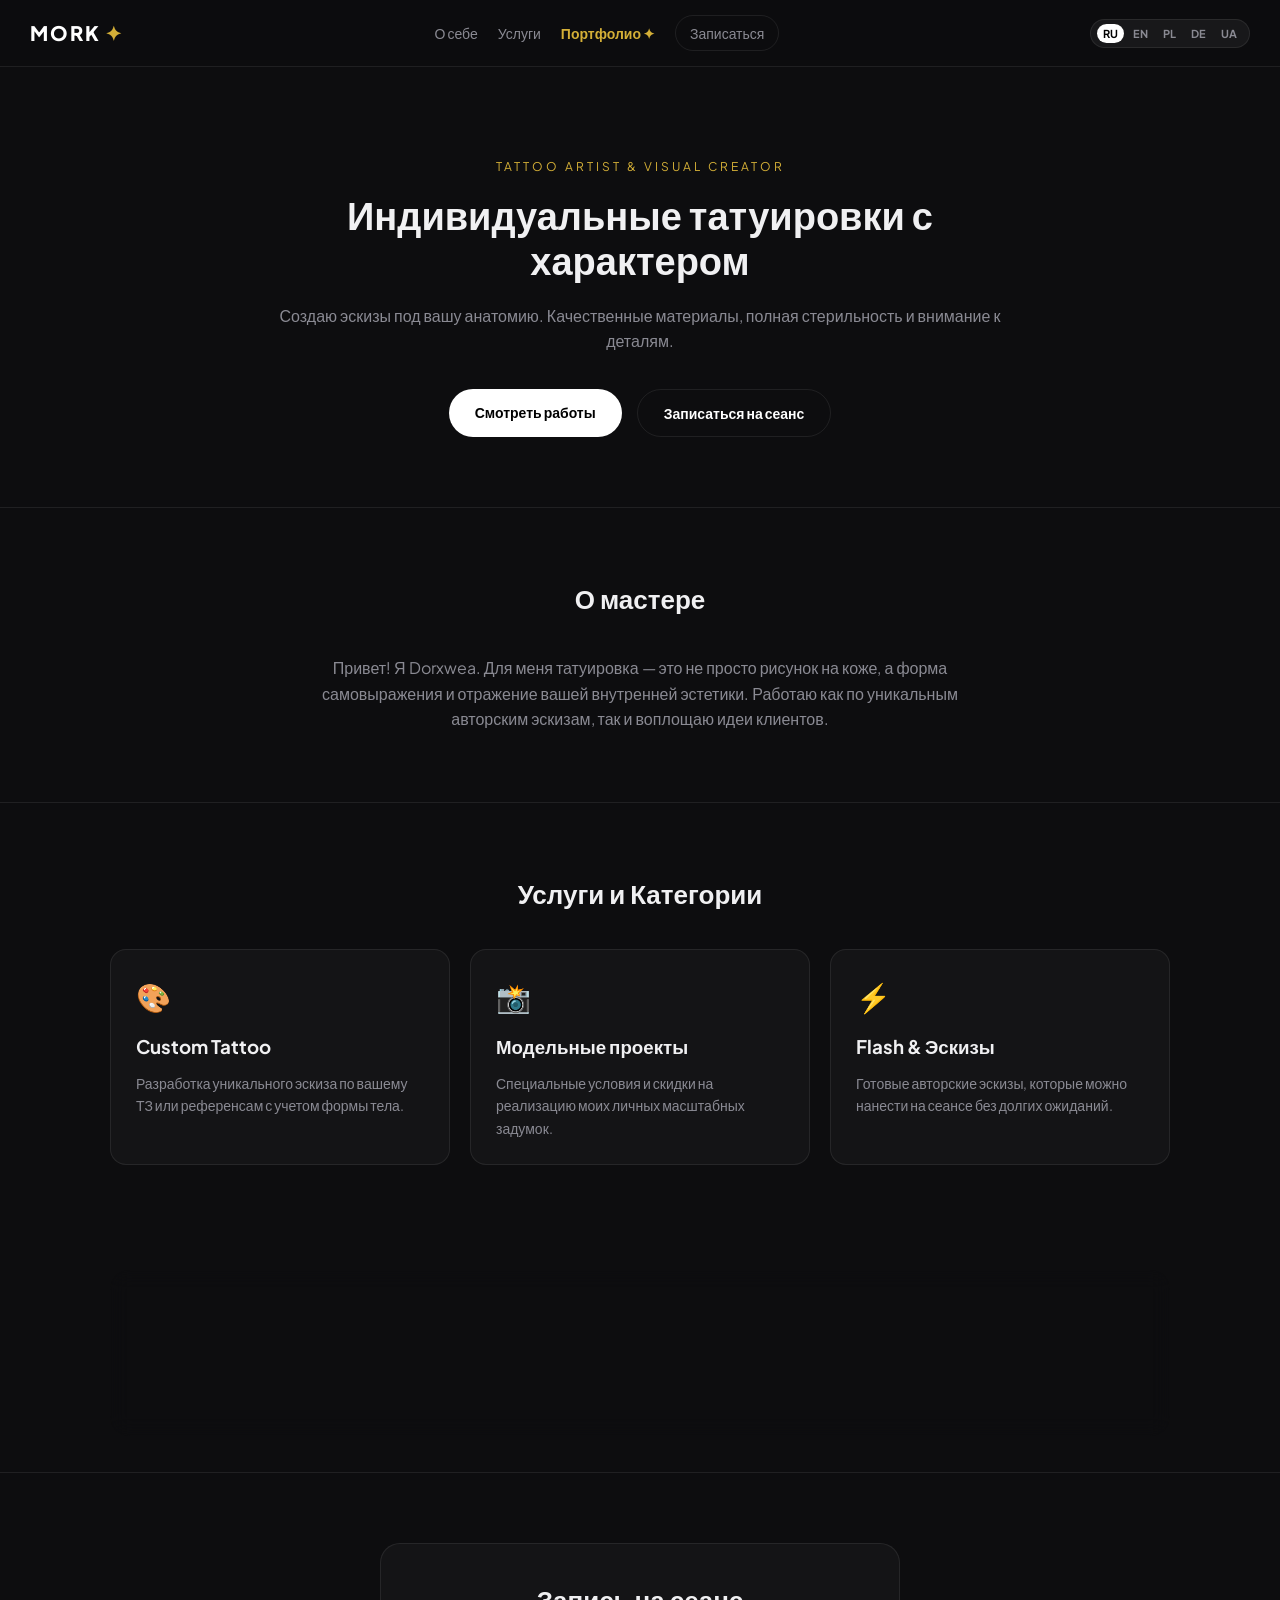
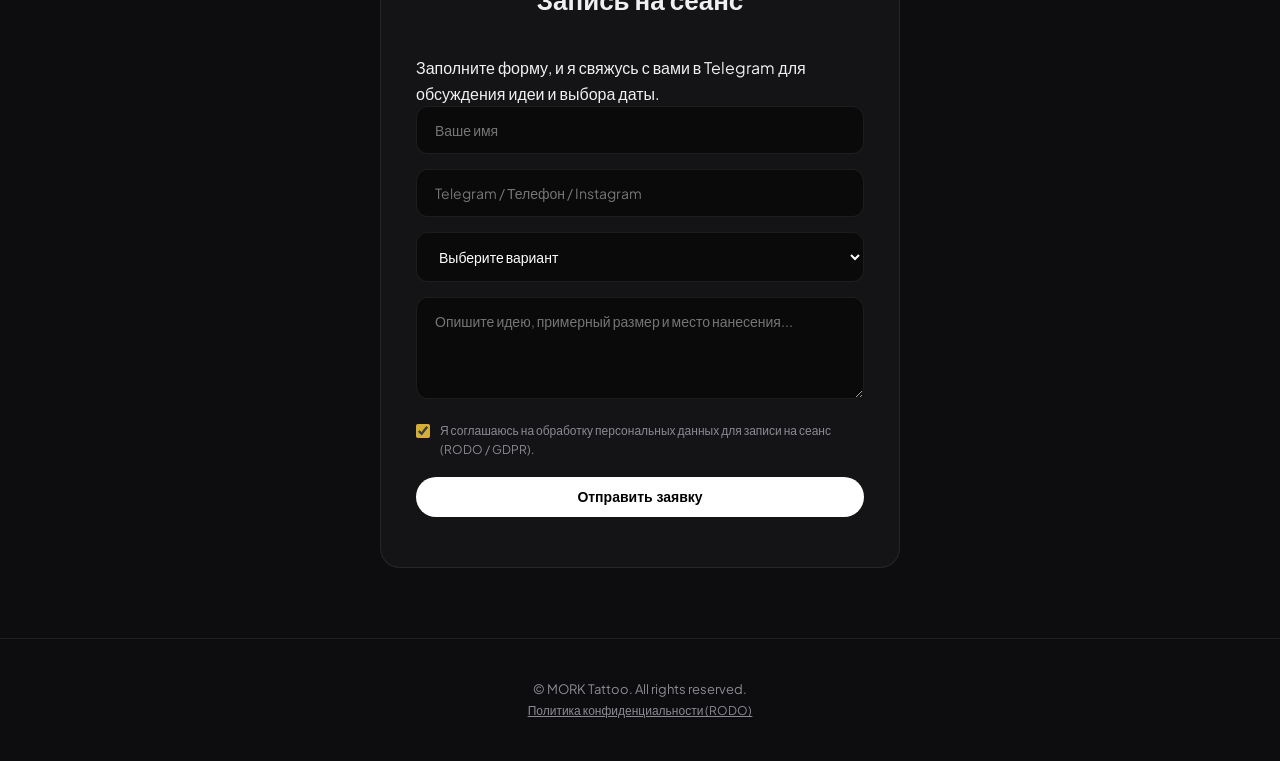
<file: index.html>
<!DOCTYPE html>
<html lang="ru">
<head>
  <meta charset="UTF-8">
  <meta name="viewport" content="width=device-width, initial-scale=1.0">
  <title>MORK — Tattoo Artist</title>
  <link rel="stylesheet" href="styles.css">
  <link rel="icon" href="data:image/svg+xml,<svg xmlns=%22http://www.w3.org/2000/svg%22 viewBox=%220 0 100 100%22><text y=%22.9em%22 font-size=%2290%22>✦</text></svg>">
  <link rel="preconnect" href="https://fonts.googleapis.com">
  <link rel="preconnect" href="https://fonts.gstatic.com" crossorigin>
  <link href="https://fonts.googleapis.com/css2?family=Plus+Jakarta+Sans:wght@300;400;600;800&display=swap" rel="stylesheet">
</head>
<body>

  <!-- Шапка -->
  <header class="navbar">
    <a href="index.html" class="logo">MORK<span>✦</span></a>
    
    <nav class="nav-links" id="navLinks">
      <a href="#about" data-i18n="navAbout">О себе</a>
      <a href="#services" data-i18n="navServices">Услуги</a>
      <a href="works.html" class="highlight-link" data-i18n="navPortfolio">Портфолио ✦</a>
      <a href="#booking" class="btn-nav" data-i18n="navBook">Записаться</a>
    </nav>

    <!-- Переключатель 5 языков -->
    <div class="lang-switch">
      <button class="lang-btn active" data-lang="ru">RU</button>
      <button class="lang-btn" data-lang="en">EN</button>
      <button class="lang-btn" data-lang="pl">PL</button>
      <button class="lang-btn" data-lang="de">DE</button>
      <button class="lang-btn" data-lang="ua">UA</button>
    </div>

    <button class="burger" id="burgerBtn" aria-label="Меню">
      <span></span><span></span><span></span>
    </button>
  </header>

  <!-- Главный баннер -->
  <section class="hero">
    <div class="hero-content">
      <span class="subtitle" data-i18n="heroSubtitle">Tattoo Artist & Visual Creator</span>
      <h1 data-i18n="heroTitle">Индивидуальные татуировки с характером</h1>
      <p data-i18n="heroDesc">Создаю эскизы под вашу анатомию. Качественные материалы, полная стерильность и внимание к деталям.</p>
      <div class="hero-btns">
        <a href="works.html" class="btn btn-primary" data-i18n="btnWorks">Смотреть работы</a>
        <a href="#booking" class="btn btn-secondary" data-i18n="btnBook">Записаться на сеанс</a>
      </div>
    </div>
  </section>

  <!-- О себе -->
  <section id="about" class="section about-section">
    <div class="container">
      <h2 data-i18n="aboutTitle">О мастере</h2>
      <p class="about-text" data-i18n="aboutText">
        Привет! Я Dorxwea. Для меня татуировка — это не просто рисунок на коже, а форма самовыражения и отражение вашей внутренней эстетики. Работаю как по уникальным авторским эскизам, так и воплощаю идеи клиентов.
      </p>
    </div>
  </section>

  <!-- Услуги -->
  <section id="services" class="section">
    <div class="container">
      <h2 data-i18n="servicesTitle">Услуги и Категории</h2>
      <div class="cards-grid">
        <div class="card">
          <div class="card-icon">🎨</div>
          <h3 data-i18n="card1Title">Custom Tattoo</h3>
          <p data-i18n="card1Desc">Разработка уникального эскиза по вашему ТЗ или референсам с учетом формы тела.</p>
        </div>
        <div class="card">
          <div class="card-icon">📸</div>
          <h3 data-i18n="card2Title">Модельные проекты</h3>
          <p data-i18n="card2Desc">Специальные условия и скидки на реализацию моих личных масштабных задумок.</p>
        </div>
        <div class="card">
          <div class="card-icon">⚡️</div>
          <h3 data-i18n="card3Title">Flash & Эскизы</h3>
          <p data-i18n="card3Desc">Готовые авторские эскизы, которые можно нанести на сеансе без долгих ожиданий.</p>
        </div>
      </div>
    </div>
  </section>

  <!-- Баннер для моделей -->
<section class="model-banner">
  <div class="container">
    <div class="model-card">
      <div class="model-content">
        <span class="model-badge" data-i18n="modelBannerBadge">🔥 Спецпредложение</span>
        <h2 data-i18n="modelBannerTitle">Любишь скидки? 📸</h2>
        <p data-i18n="modelBannerDesc">Стань моей моделью для реализации масштабных задумок и получи <b>скидку от 30%</b> на сеанс!</p>
      </div>
      <a href="index.html#booking" class="btn btn-primary btn-model" data-i18n="modelBannerBtn">Хочу стать моделью</a>
    </div>
  </div>
</section>

  <!-- Запись -->
  <section id="booking" class="section booking-section">
    <div class="container">
      <div class="booking-card">
        <h2 data-i18n="bookingTitle">Запись на сеанс</h2>
        <p data-i18n="bookingDesc">Заполните форму, и я свяжусь с вами в Telegram для обсуждения идеи и выбора даты.</p>
        
        <form id="bookingForm">
          <div class="form-group">
            <input type="text" id="name" data-i18n-ph="namePlaceholder" placeholder="Ваше имя" required>
          </div>
          <div class="form-group">
            <input type="text" id="contact" data-i18n-ph="contactPlaceholder" placeholder="Telegram / Телефон / Instagram" required>
          </div>
          <div class="form-group">
            <select id="service" required>
              <option value="" disabled selected data-i18n="servicePlaceholder">Выберите вариант</option>
              <option value="Custom">Custom Tattoo</option>
              <option value="Model">Model Project</option>
              <option value="Flash">Flash Tattoo</option>
              <option value="Consultation">Consultation</option>
            </select>
          </div>
          <div class="form-group">
            <textarea id="comment" rows="4" data-i18n-ph="commentPlaceholder" placeholder="Опишите идею, примерный размер и место нанесения..."></textarea>
          </div>
          <!-- Чекбокс RODO -->
<div class="rodo-notice">
  <label>
    <input type="checkbox" id="rodoCheck" required checked>
    <span data-i18n="rodoNotice">Я соглашаюсь на обработку персональных данных для записи на сеанс.</span>
  </label>
</div>
<button type="submit" class="btn btn-primary btn-block" id="submitBtn" data-i18n="submitBtn">Отправить заявку</button>
          <div id="formStatus" class="form-status"></div>
        </form>
      </div>
    </div>
  </section>

  <footer>
  <p>© MORK Tattoo. All rights reserved.</p>
  <p><a href="#" id="privacyBtn" class="privacy-link" data-i18n="privacyLink">Polityka Prywatności (RODO)</a></p>
</footer>

<!-- Модальное окно Политики Конфиденциальности -->
<div id="privacyModal" class="modal">
  <div class="modal-content-wrapper privacy-card">
    <span class="modal-close" id="privacyClose">&times;</span>
    <h3 data-i18n="privacyTitle" style="margin-bottom: 15px;">Политика конфиденциальности</h3>
    <p id="privacyText" data-i18n="privacyText" style="font-size: 14px; color: var(--text-secondary); line-height: 1.7;"></p>
  </div>
</div>

  <script src="script.js?v=2"></script>
</body>
</html>
</file>
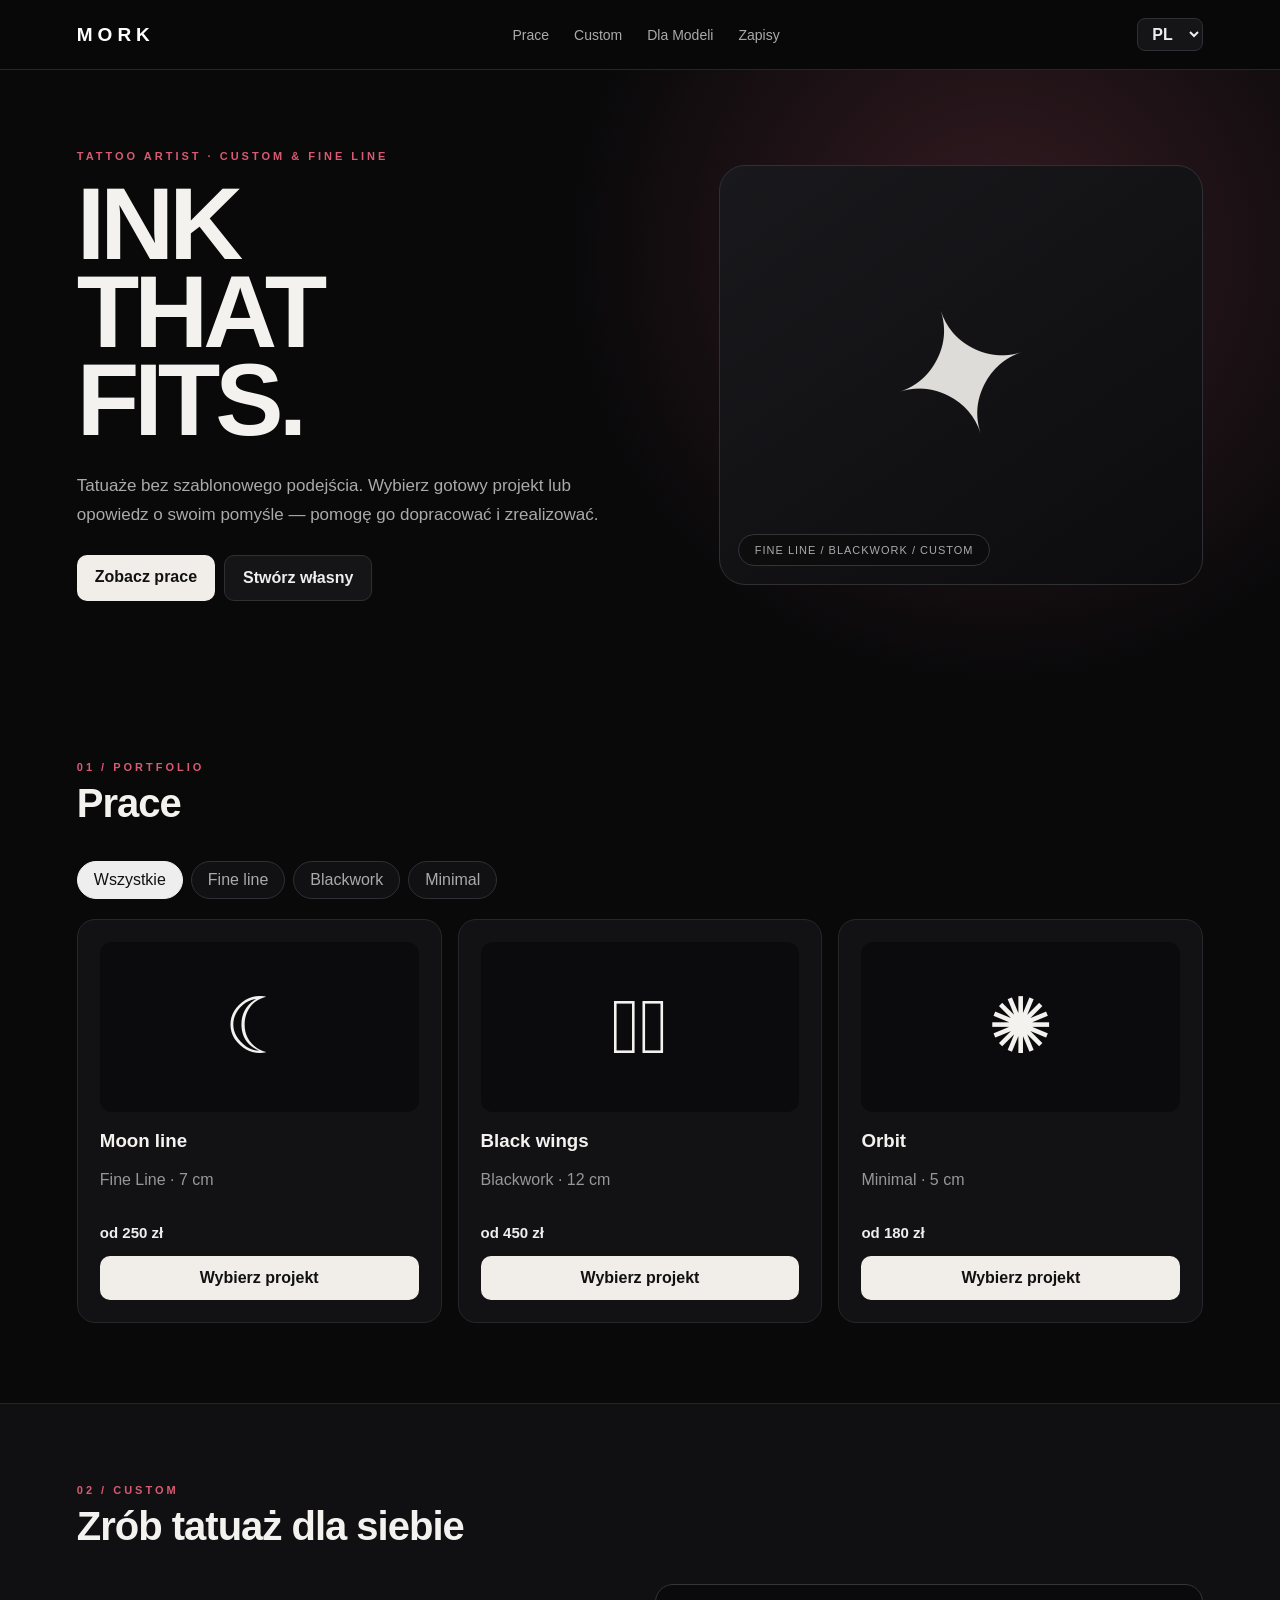
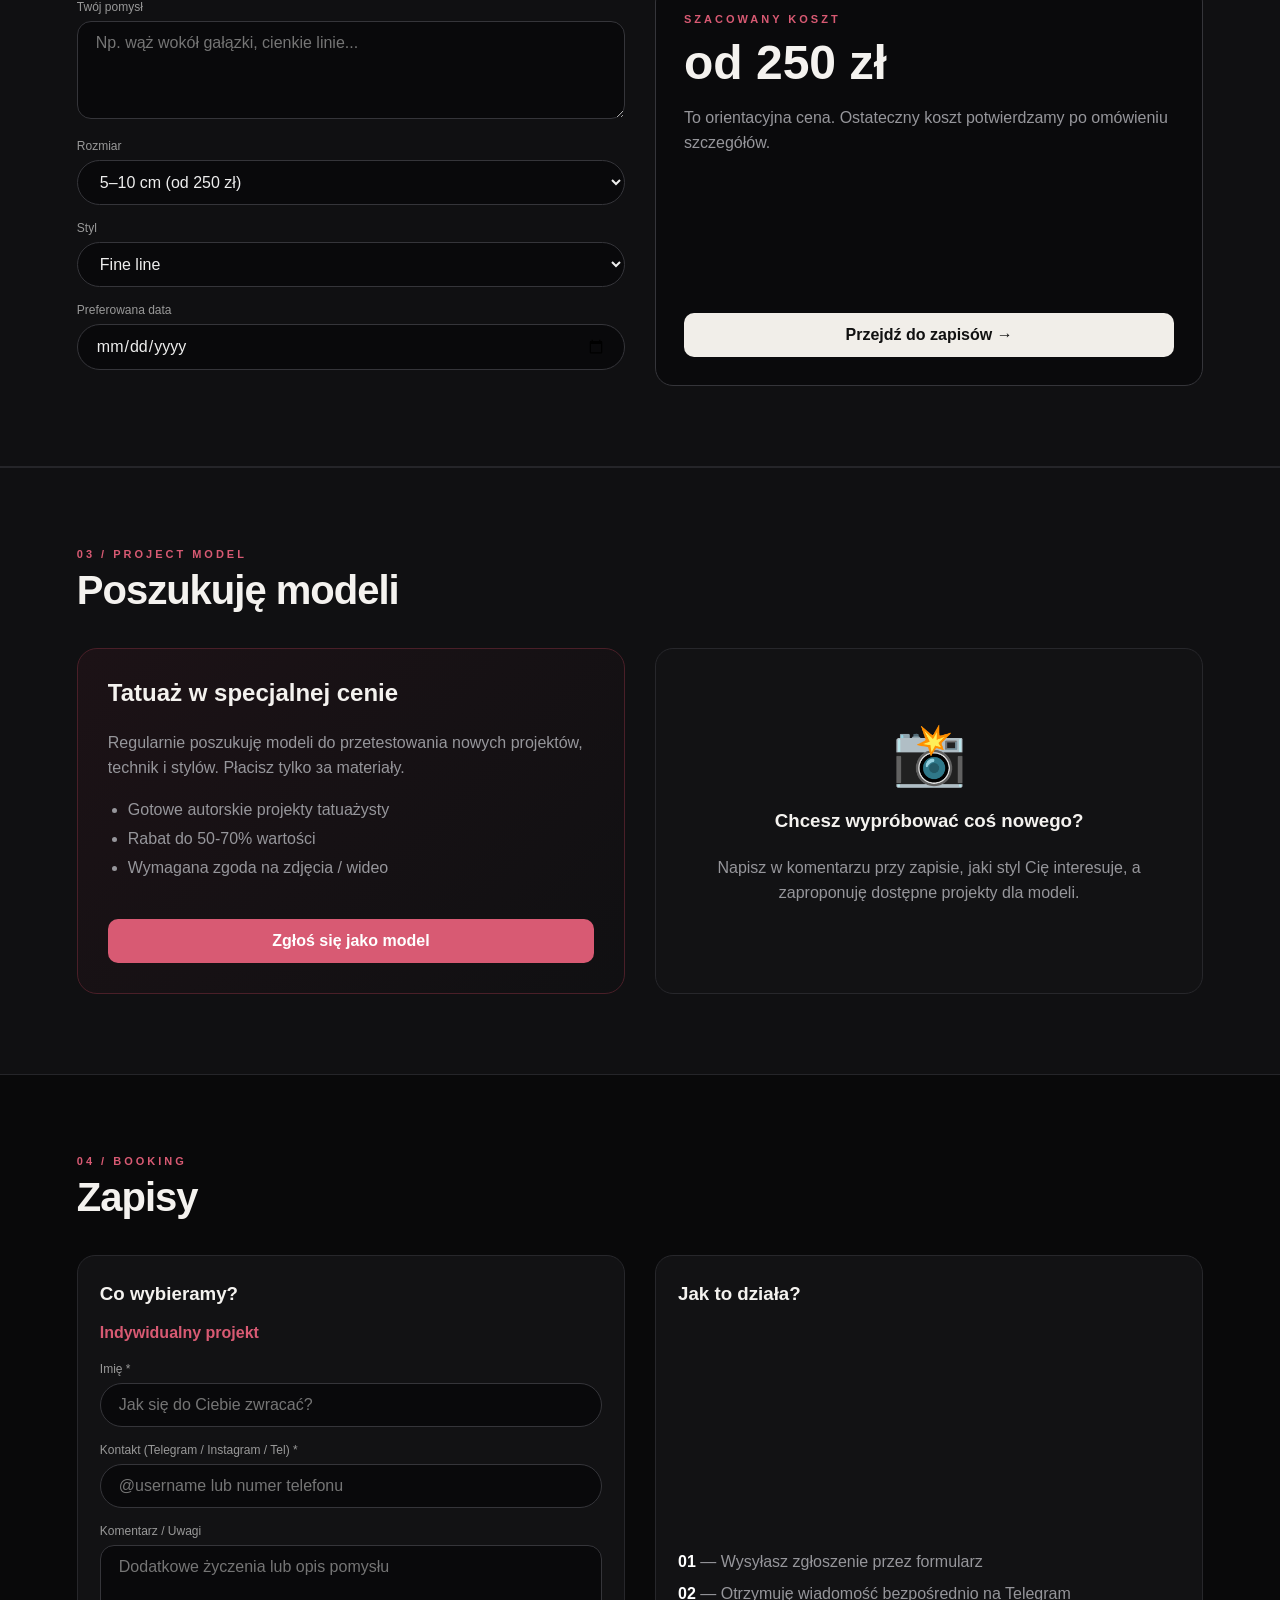
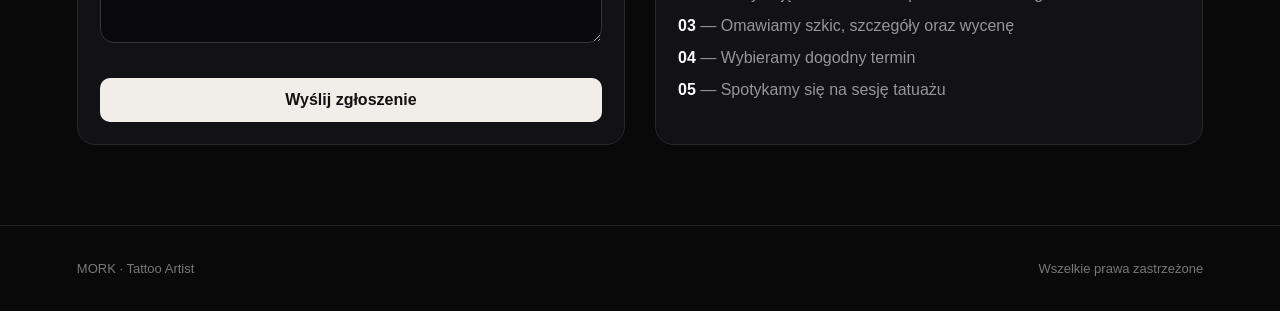
<file: mork — копия.html>
<!doctype html>
<html lang="pl">
<head>
<meta charset="utf-8">
<meta name="viewport" content="width=device-width,initial-scale=1">
<title>MORK — Tattoo Artist</title>
<style>
*{box-sizing:border-box}
html{scroll-behavior:smooth}
body{margin:0;background:#09090a;color:#f4f2ef;font-family:Inter,Arial,sans-serif}
button,input,select,textarea{font:inherit}

nav{height:70px;border-bottom:1px solid #262629;display:flex;align-items:center;justify-content:space-between;padding:0 6%;position:sticky;top:0;background:#09090aed;backdrop-filter:blur(12px);z-index:10}
.logo{font-size:19px;font-weight:900;letter-spacing:5px;color:#fff;text-decoration:none}
.navlinks{display:flex;gap:25px;color:#aaa;font-size:14px}
.navlinks a{color:inherit;text-decoration:none;transition:color .2s}
.navlinks a:hover{color:#fff}
.nav-right{display:flex;align-items:center;gap:12px}

.lang-select{background:#151518;color:#eee;border:1px solid #303034;border-radius:8px;padding:6px 10px;font-weight:700;cursor:pointer}

.btn{border:0;border-radius:10px;padding:13px 18px;background:#f1eee9;color:#111;font-weight:800;cursor:pointer;transition:opacity .2s;text-decoration:none;display:inline-block;text-align:center}
.btn:hover{opacity:.9}
.btn.ghost{background:#151518;color:#eee;border:1px solid #303034}
.btn.ghost:hover{background:#222226}
.btn.accent{background:#d85a73;color:#fff}

.hero{min-height:600px;padding:80px 6%;display:grid;grid-template-columns:1.1fr .9fr;gap:50px;align-items:center;background:radial-gradient(circle at 78% 30%,#341b22,transparent 40%)}
.eyebrow{font-size:11px;letter-spacing:3px;text-transform:uppercase;color:#d85a73;font-weight:800}
h1{font-size:clamp(55px,8vw,105px);line-height:.86;margin:18px 0 28px;letter-spacing:-5px}
.hero p{max-width:570px;color:#aaa;line-height:1.7;font-size:17px}
.actions{display:flex;gap:9px;flex-wrap:wrap;margin-top:25px}

.visual{height:420px;border:1px solid #303034;border-radius:26px;background:linear-gradient(145deg,#19191d,#0c0c0e);display:grid;place-items:center;position:relative;overflow:hidden}
.visual .symbol{font-size:170px;transform:rotate(-18deg);opacity:.9;user-select:none}
.tag{position:absolute;bottom:18px;left:18px;background:#0c0c0dd9;border:1px solid #343438;border-radius:99px;padding:9px 16px;font-size:11px;color:#aaa;letter-spacing:1px}

section{padding:80px 6%}
.title{font-size:40px;letter-spacing:-1px;margin:8px 0 35px}
.grid{display:grid;grid-template-columns:repeat(auto-fill,minmax(280px,1fr));gap:16px}
.card{background:#121214;border:1px solid #27272b;border-radius:18px;padding:22px;display:flex;flex-direction:column;justify-content:space-between}
.preview{height:170px;border-radius:12px;background:#0b0b0d;display:grid;place-items:center;font-size:78px;margin-bottom:18px;user-select:none}
.card h3{margin:5px 0 8px}
.muted{color:#96969b;line-height:1.55}
.price{font-size:15px;font-weight:700;color:#eee;margin:15px 0}

.filters{display:flex;gap:8px;flex-wrap:wrap;margin-bottom:20px}
.filter{border:1px solid #303034;background:#111114;color:#aaa;padding:9px 16px;border-radius:99px;cursor:pointer;transition:all .2s}
.filter.active{background:#eee;color:#111;border-color:#eee}

.builder,.model-section{background:#101012;border-block:1px solid #252529}
.two{display:grid;grid-template-columns:1fr 1fr;gap:30px}
.field{margin:16px 0}
.field label{display:block;color:#999;font-size:12px;margin-bottom:7px}
input,select,textarea{width:100%;background:#09090b;color:#eee;border:1px solid #35353a;border-radius:99px;padding:12px 18px;outline:none;transition:border-color .2s}
textarea{border-radius:14px;resize:vertical}
input:focus,select:focus,textarea:focus{border-color:#d85a73}

.estimate{border:1px solid #35353a;background:#0a0a0c;border-radius:18px;padding:28px;display:flex;flex-direction:column;justify-content:space-between}
.estimate .num{font-size:48px;font-weight:900;margin:10px 0;color:#f4f2ef}

.model-card{background:linear-gradient(135deg,#1c1216,#101012);border:1px solid #4a1f28;border-radius:20px;padding:30px;display:flex;flex-direction:column;justify-content:space-between}

footer{padding:35px 6%;border-top:1px solid #222;color:#777;font-size:13px;display:flex;justify-content:space-between;flex-wrap:wrap;gap:10px}
.toast{position:fixed;bottom:22px;right:22px;background:#eee;color:#111;padding:14px 20px;border-radius:10px;font-weight:700;display:none;z-index:200;box-shadow:0 10px 30px #0008}

.burger{display:none;background:none;border:0;color:#fff;font-size:24px;cursor:pointer}

@media(max-width:800px){
  .hero,.two{grid-template-columns:1fr}
  .visual{height:300px}
  .burger{display:block}
  .navlinks{display:none;flex-direction:column;position:absolute;top:70px;left:0;right:0;background:#09090a;border-bottom:1px solid #262629;padding:20px;gap:15px}
  .navlinks.open{display:flex}
  h1{letter-spacing:-3px}
}
</style>
</head>
<body>

<nav>
  <a href="#" class="logo">MORK</a>
  <div class="navlinks" id="navlinks">
    <a href="#works" onclick="closeNav()" data-i18n="nav_works">Prace</a>
    <a href="#custom" onclick="closeNav()" data-i18n="nav_custom">Custom</a>
    <a href="#model" onclick="closeNav()" data-i18n="nav_model">Dla Modeli</a>
    <a href="#booking" onclick="closeNav()" data-i18n="nav_booking">Zapisy</a>
  </div>
  <div class="nav-right">
    <select class="lang-select" id="langSelect" onchange="changeLang(this.value)">
      <option value="pl" selected>PL</option>
      <option value="en">EN</option>
      <option value="uk">UK</option>
      <option value="de">DE</option>
      <option value="ru">RU</option>
    </select>
    <button class="burger" onclick="toggleNav()">☰</button>
  </div>
</nav>

<header class="hero">
  <div>
    <div class="eyebrow" data-i18n="hero_eyebrow">Tattoo Artist · Custom & Fine Line</div>
    <h1>INK<br>THAT<br>FITS.</h1>
    <p data-i18n="hero_desc">Tatuaże bez szablonowego podejścia. Wybierz gotowy projekt lub opowiedz o swoim pomyśle — pomogę go dopracować i zrealizować.</p>
    <div class="actions">
      <a class="btn" href="#works" data-i18n="hero_btn_works">Zobacz prace</a>
      <a class="btn ghost" href="#custom" data-i18n="hero_btn_custom">Stwórz własny</a>
    </div>
  </div>
  <div class="visual">
    <div class="symbol">✦</div>
    <div class="tag">FINE LINE / BLACKWORK / CUSTOM</div>
  </div>
</header>

<section id="works">
  <div class="eyebrow">01 / Portfolio</div>
  <h2 class="title" data-i18n="works_title">Prace</h2>
  <div class="filters">
    <button class="filter active" onclick="filterWorks('all', this)" data-i18n="filter_all">Wszystkie</button>
    <button class="filter" onclick="filterWorks('fine', this)">Fine line</button>
    <button class="filter" onclick="filterWorks('black', this)">Blackwork</button>
    <button class="filter" onclick="filterWorks('minimal', this)">Minimal</button>
  </div>
  <div class="grid" id="gallery"></div>
</section>

<section id="custom" class="builder">
  <div class="eyebrow">02 / Custom</div>
  <h2 class="title" data-i18n="custom_title">Zrób tatuaż dla siebie</h2>
  <div class="two">
    <div>
      <div class="field">
        <label data-i18n="label_idea">Twój pomysł</label>
        <textarea id="customIdea" rows="4" data-i18n-ph="ph_idea" placeholder="Np. wąż wokół gałązki, cienkie linie..."></textarea>
      </div>
      <div class="field">
        <label data-i18n="label_size">Rozmiar</label>
        <select id="customSize" onchange="updateEstimate()">
          <option value="150" data-i18n="size_1">do 5 cm (od 150 zł)</option>
          <option value="250" selected data-i18n="size_2">5–10 cm (od 250 zł)</option>
          <option value="400" data-i18n="size_3">10–20 cm (od 400 zł)</option>
          <option value="600" data-i18n="size_4">20+ cm (od 600 zł)</option>
        </select>
      </div>
      <div class="field">
        <label data-i18n="label_style">Styl</label>
        <select id="customStyle">
          <option value="Fine line">Fine line</option>
          <option value="Blackwork">Blackwork</option>
          <option value="Minimal">Minimal</option>
          <option value="Nie wiem — pomóż wybrać" data-i18n="style_help">Nie wiem — pomóż wybrać</option>
        </select>
      </div>
      <div class="field">
        <label data-i18n="label_date">Preferowana data</label>
        <input type="date" id="customDate">
      </div>
    </div>
    <div class="estimate">
      <div>
        <div class="eyebrow" data-i18n="est_eyebrow">Szacowany koszt</div>
        <div class="num" id="estimate">od 250 zł</div>
        <p class="muted" data-i18n="est_note">To orientacyjna cena. Ostateczny koszt potwierdzamy po omówieniu szczegółów.</p>
      </div>
      <button class="btn" onclick="applyCustomToBooking()" data-i18n="btn_to_booking">Przejdź do zapisów →</button>
    </div>
  </div>
</section>

<section id="model" class="model-section">
  <div class="eyebrow">03 / Project Model</div>
  <h2 class="title" data-i18n="model_title">Poszukuję modeli</h2>
  <div class="two">
    <div class="model-card">
      <div>
        <h3 style="margin-top:0; font-size:24px" data-i18n="model_card_title">Tatuaż w specjalnej cenie</h3>
        <p class="muted" data-i18n="model_card_desc">Regularnie poszukuję modeli do przetestowania nowych projektów, technik i stylów. Płacisz tylko за materiały.</p>
        <ul class="muted" style="padding-left:20px; line-height:1.8">
          <li data-i18n="model_li1">Gotowe autorskie projekty tatuażysty</li>
          <li data-i18n="model_li2">Rabat do 50-70% wartości</li>
          <li data-i18n="model_li3">Wymagana zgoda na zdjęcia / wideo</li>
        </ul>
      </div>
      <button class="btn accent" onclick="applyAsModel()" style="margin-top:20px" data-i18n="model_btn">Zgłoś się jako model</button>
    </div>
    <div class="card" style="justify-content:center; align-items:center; text-align:center;">
      <div style="font-size:60px; margin-bottom:15px">📸</div>
      <h3 data-i18n="model_info_title">Chcesz wypróbować coś nowego?</h3>
      <p class="muted" data-i18n="model_info_text">Napisz w komentarzu przy zapisie, jaki styl Cię interesuje, a zaproponuję dostępne projekty dla modeli.</p>
    </div>
  </div>
</section>

<section id="booking">
  <div class="eyebrow">04 / Booking</div>
  <h2 class="title" data-i18n="booking_title">Zapisy</h2>
  <div class="two">
    <div class="card">
      <div>
        <h3 data-i18n="book_subtitle">Co wybieramy?</h3>
        <p class="muted" id="selected" style="font-weight:700; color:#d85a73; margin-bottom:15px;">Indywidualny projekt</p>
        <div class="field">
          <label data-i18n="label_name">Imię *</label>
          <input id="name" data-i18n-ph="ph_name" placeholder="Jak się do Ciebie zwracać?">
        </div>
        <div class="field">
          <label data-i18n="label_contact">Kontakt (Telegram / Instagram / Tel) *</label>
          <input id="contact" data-i18n-ph="ph_contact" placeholder="@username lub numer telefonu">
        </div>
        <div class="field">
          <label data-i18n="label_comment">Komentarz / Uwagi</label>
          <textarea id="comment" rows="4" data-i18n-ph="ph_comment" placeholder="Dodatkowe życzenia lub opis pomysłu"></textarea>
        </div>
      </div>
      <button class="btn" onclick="submitBooking()" style="margin-top:15px" data-i18n="btn_submit">Wyślij zgłoszenie</button>
    </div>
    <div class="card">
      <h3 data-i18n="steps_title">Jak to działa?</h3>
      <p class="muted" style="line-height:2">
        <b style="color:#fff">01</b> — <span data-i18n="step1">Wysyłasz zgłoszenie przez formularz</span><br>
        <b style="color:#fff">02</b> — <span data-i18n="step2">Otrzymuję wiadomość bezpośrednio na Telegram</span><br>
        <b style="color:#fff">03</b> — <span data-i18n="step3">Omawiamy szkic, szczegóły oraz wycenę</span><br>
        <b style="color:#fff">04</b> — <span data-i18n="step4">Wybieramy dogodny termin</span><br>
        <b style="color:#fff">05</b> — <span data-i18n="step5">Spotykamy się na sesję tatuażu</span>
      </p>
    </div>
  </div>
</section>

<footer>
  <div>MORK · Tattoo Artist</div>
  <div data-i18n="footer_rights">Wszelkie prawa zastrzeżone</div>
</footer>

<div class="toast" id="toast"></div>

<script>
// ==========================================
const i18n = {
  pl: {
    nav_works: "Prace", nav_custom: "Custom", nav_model: "Dla Modeli", nav_booking: "Zapisy",
    hero_eyebrow: "Tattoo Artist · Custom & Fine Line",
    hero_desc: "Tatuaże bez szablonowego podejścia. Wybierz gotowy projekt lub opowiedz o swoim pomyśle — pomogę go dopracować i zrealizować.",
    hero_btn_works: "Zobacz prace", hero_btn_custom: "Stwórz własny",
    works_title: "Prace", filter_all: "Wszystkie",
    custom_title: "Zrób tatuaż dla siebie", label_idea: "Twój pomysł", ph_idea: "Np. wąż wokół gałązki, cienkie linie...",
    label_size: "Rozmiar", size_1: "do 5 cm (od 150 zł)", size_2: "5–10 cm (od 250 zł)", size_3: "10–20 cm (od 400 zł)", size_4: "20+ cm (od 600 zł)",
    label_style: "Styl", style_help: "Nie wiem — pomóż wybrać", label_date: "Preferowana data",
    est_eyebrow: "Szacowany koszt", est_note: "To orientacyjna cena. Ostateczny koszt potwierdzamy po omówieniu szczegółów.", btn_to_booking: "Przejdź do zapisów →",
    model_title: "Poszukuję modeli", model_card_title: "Tatuaż w specjalnej cenie",
    model_card_desc: "Regularnie poszukuję modeli do przetestowania nowych projektów, technik i stylów. Płacisz tylko za materiały.",
    model_li1: "Gotowe autorskie projekty tatuażysty", model_li2: "Rabat do 50-70% wartości", model_li3: "Wymagana zgoda na zdjęcia / wideo",
    model_btn: "Zgłoś się jako model", model_info_title: "Chcesz wypróbować coś nowego?",
    model_info_text: "Napisz w komentarzu przy zapisie, jaki styl Cię interesuje, a zaproponuję dostępne projekty dla modeli.",
    booking_title: "Zapisy", book_subtitle: "Co wybieramy?", label_name: "Imię *", ph_name: "Jak się do Ciebie zwracać?",
    label_contact: "Kontakt (Telegram / Instagram / Tel) *", ph_contact: "@username lub numer telefonu",
    label_comment: "Komentarz / Uwagi", ph_comment: "Dodatkowe życzenia lub opis pomysłu", btn_submit: "Wyślij zgłoszenie",
    steps_title: "Jak to działa?", step1: "Wysyłasz zgłoszenie przez formularz", step2: "Otrzymuję wiadomość bezpośrednio na Telegram",
    step3: "Omawiamy szkic, szczegóły oraz wycenę", step4: "Wybieramy dogodny termin", step5: "Spotykamy się na sesję tatuażu",
    footer_rights: "Wszelkie prawa zastrzeżone", choose_btn: "Wybierz projekt", model_selected_text: "Zgłoszenie na MODELA (Specjalna cena)"
  },
  en: {
    nav_works: "Works", nav_custom: "Custom", nav_model: "For Models", nav_booking: "Booking",
    hero_eyebrow: "Tattoo Artist · Custom & Fine Line",
    hero_desc: "Custom tattoos tailored to you. Choose an available design or share your idea — I will help bring it to life.",
    hero_btn_works: "View Portfolio", hero_btn_custom: "Custom Design",
    works_title: "Portfolio", filter_all: "All",
    custom_title: "Get a Custom Tattoo", label_idea: "Your Idea", ph_idea: "E.g. snake around a branch, fine lines...",
    label_size: "Size", size_1: "up to 5 cm (from 150 zł)", size_2: "5–10 cm (from 250 zł)", size_3: "10–20 cm (from 400 zł)", size_4: "20+ cm (from 600 zł)",
    label_style: "Style", style_help: "Not sure — help me choose", label_date: "Preferred Date",
    est_eyebrow: "Estimated Price", est_note: "Estimated price only. Final cost will be confirmed after discussion.", btn_to_booking: "Proceed to Booking →",
    model_title: "Looking for Models", model_card_title: "Tattoo at a Special Price",
    model_card_desc: "I regularly look for models to practice new styles and designs. You only pay for materials.",
    model_li1: "Original artist flash designs", model_li2: "Up to 50-70% discount", model_li3: "Consent for photos/videos required",
    model_btn: "Apply as a Model", model_info_title: "Want to try something new?",
    model_info_text: "Let me know in the comments which style interests you, and I will share available model designs.",
    booking_title: "Booking", book_subtitle: "Selection", label_name: "Name *", ph_name: "How should I call you?",
    label_contact: "Contact (Telegram / Instagram / Phone) *", ph_contact: "@username or phone number",
    label_comment: "Comments / Details", ph_comment: "Additional wishes or design description", btn_submit: "Send Booking Request",
    steps_title: "How it works", step1: "You submit a booking request", step2: "I receive your message directly on Telegram",
    step3: "We discuss the sketch, details and pricing", step4: "We set a convenient date", step5: "We meet for the tattoo session",
    footer_rights: "All rights reserved", choose_btn: "Select Design", model_selected_text: "Application for MODEL (Special price)"
  },
  uk: {
    nav_works: "Роботи", nav_custom: "Custom", nav_model: "Моделям", nav_booking: "Запис",
    hero_eyebrow: "Tattoo Artist · Custom & Fine Line",
    hero_desc: "Татуювання без шаблонного підходу. Обирай готовий ескіз або розкажи ідею — я допоможу втілити її в життя.",
    hero_btn_works: "Дивитись роботи", hero_btn_custom: "Створити свій",
    works_title: "Роботи", filter_all: "Усі",
    custom_title: "Тату під тебе", label_idea: "Твоя ідея", ph_idea: "Наприклад: змія навколо гілки, тонкі лінії...",
    label_size: "Розмір", size_1: "до 5 см (від 150 zł)", size_2: "5–10 см (від 250 zł)", size_3: "10–20 см (від 400 zł)", size_4: "20+ см (від 600 zł)",
    label_style: "Стиль", style_help: "Не знаю — допоможи обрати", label_date: "Бажана дата",
    est_eyebrow: "Попередня оцінка", est_note: "Це орієнтовна вартість. Фінальна ціна підтверджується після обговорення.", btn_to_booking: "Перейти до запису →",
    model_title: "Шукаю моделей", model_card_title: "Тату за спеціальною ціною",
    model_card_desc: "Регулярно шукаю моделей для відпрацювання нових стилів та ескізів. Оплата лише за матеріали.",
    model_li1: "Готові авторські ескізи майстра", model_li2: "Знижка до 50-70% від вартості", model_li3: "Згода на фото/відео зйомку",
    model_btn: "Подати заявку як модель", model_info_title: "Хочеш спробувати щось нове?",
    model_info_text: "Вкажи в коментарі при записі, який стиль тебецікавить, і я запропоную вільні варіанти.",
    booking_title: "Запис", book_subtitle: "Що обираємо?", label_name: "Ім'я *", ph_name: "Як до вас звертатися?",
    label_contact: "Контакт (Telegram / Instagram / Тел) *", ph_contact: "@username або номер телефону",
    label_comment: "Коментар / Побажання", ph_comment: "Додаткові побажання чи опис ідеї", btn_submit: "Надіслати заявку",
    steps_title: "Як все відбувається?", step1: "Залишаєш заявку на сайті", step2: "Я отримую повідомлення прямо в Telegram",
    step3: "Узгоджуємо ескіз, деталі та вартість", step4: "Обираємо зручну дату", step5: "Зустрічаємось на сеанс татуювання",
    footer_rights: "Усі права захищені", choose_btn: "Обрати ескіз", model_selected_text: "Заявка на МОДЕЛЬ (Спеціальна ціна)"
  },
  de: {
    nav_works: "Arbeiten", nav_custom: "Custom", nav_model: "Für Modelle", nav_booking: "Termin",
    hero_eyebrow: "Tattoo Artist · Custom & Fine Line",
    hero_desc: "Individuelle Tattoos ohne Vorlagen. Wähle ein Design oder teile deine Idee mit mir.",
    hero_btn_works: "Portfolio ansehen", hero_btn_custom: "Eigenes Design",
    works_title: "Arbeiten", filter_all: "Alle",
    custom_title: "Dein Wunsch-Tattoo", label_idea: "Deine Idee", ph_idea: "Z.B. Schlange um einen Zweig, feine Linien...",
    label_size: "Größe", size_1: "bis 5 cm (ab 150 zł)", size_2: "5–10 cm (ab 250 zł)", size_3: "10–20 cm (ab 400 zł)", size_4: "20+ cm (ab 600 zł)",
    label_style: "Stil", style_help: "Weiß nicht — bitte beraten", label_date: "Wunschtermin",
    est_eyebrow: "Geschätzter Preis", est_note: "Unverbindlicher Richtpreis. Endpreis wird nach Besprechung bestätigt.", btn_to_booking: "Weiter zur Buchung →",
    model_title: "Modelle Gesucht", model_card_title: "Tattoo zum Spezialpreis",
    model_card_desc: "Ich suche regelmäßig Modelle für neue Techniken und Stile. Du zahlst nur Materialkosten.",
    model_li1: "Exklusive Wannado-Designs", model_li2: "Bis zu 50-70% Rabatt", model_li3: "Einwilligung für Fotos/Videos erforderlich",
    model_btn: "Als Modell bewerben", model_info_title: "Lust auf etwas Neues?",
    model_info_text: "Schreib mir bei der Buchung, welcher Stil dich interessiert.",
    booking_title: "Terminvereinbarung", book_subtitle: "Auswahl", label_name: "Name *", ph_name: "Wie darf ich dich nennen?",
    label_contact: "Kontakt (Telegram / Instagram / Tel) *", ph_contact: "@username oder Telefonnummer",
    label_comment: "Anmerkungen", ph_comment: "Zusätzliche Wünsche oder Details", btn_submit: "Anfrage Absenden",
    steps_title: "Ablauf", step1: "Du sendest die Anfrage ab", step2: "Ich erhalte sie direkt per Telegram",
    step3: "Wir besprechen Motiv und Preis", step4: "Wir vereinbaren einen Termin", step5: "Tattoo-Session findet statt",
    footer_rights: "Alle Rechte vorbehalten", choose_btn: "Motiv wählen", model_selected_text: "Bewerbung als MODELL (Sonderpreis)"
  },
  ru: {
    nav_works: "Работы", nav_custom: "Custom", nav_model: "Моделям", nav_booking: "Запись",
    hero_eyebrow: "Tattoo Artist · Custom & Fine Line",
    hero_desc: "Татуировки без шаблонного подхода. Выбирай готовый эскиз или расскажи идею — я помогу воплотить её в жизнь.",
    hero_btn_works: "Смотреть работы", hero_btn_custom: "Создать свою",
    works_title: "Работы", filter_all: "Все",
    custom_title: "Сделай тату под себя", label_idea: "Твоя идея", ph_idea: "Например: змея вокруг ветки, тонкие линии...",
    label_size: "Размер", size_1: "до 5 см (от 150 zł)", size_2: "5–10 см (от 250 zł)", size_3: "10–20 см (от 400 zł)", size_4: "20+ см (от 600 zł)",
    label_style: "Стиль", style_help: "Не знаю — помогите выбрать", label_date: "Желаемая дата",
    est_eyebrow: "Предварительная оценка", est_note: "Это ориентировочная стоимость. Финальная цена подтверждается после обсуждения.", btn_to_booking: "Перейти к записи →",
    model_title: "Ищу моделей", model_card_title: "Тату по специальной цене",
    model_card_desc: "Регулярно ищу моделей для отработки новых стилей и эскизов. Оплата только за материалы.",
    model_li1: "Готовые авторские эскизы мастера", model_li2: "Скидка до 50-70% от стоимости", model_li3: "Согласие на фото/видео съемку",
    model_btn: "Подать заявку как модель", model_info_title: "Хочешь попробовать что-то новое?",
    model_info_text: "Укажи в комментарии при записи, какой стиль тебя интересует, и я предложу свободные эскизы.",
    booking_title: "Запись", book_subtitle: "Что выбираем?", label_name: "Имя *", ph_name: "Как к вам обращаться?",
    label_contact: "Контакт (Telegram / Instagram / Тел) *", ph_contact: "@username или номер телефона",
    label_comment: "Комментарий / Пожелания", ph_comment: "Дополнительные пожелания или описание идеи", btn_submit: "Отправить заявку",
    steps_title: "Как всё происходит?", step1: "Оставляешь заявку на сайте", step2: "Я получаю сообщение прямо в Telegram",
    step3: "Согласовываем эскиз, детали и стоимость", step4: "Выбираем удобную дату", step5: "Встречаемся на сеанс татуировки",
    footer_rights: "Все права защищены", choose_btn: "Выбрать эскиз", model_selected_text: "Заявка на МОДЕЛЬ (Специальная цена)"
  }
};

let currentLang = 'pl';

function changeLang(lang) {
  currentLang = lang;
  const t = i18n[lang];

  document.querySelectorAll('[data-i18n]').forEach(el => {
    const key = el.getAttribute('data-i18n');
    if (t[key]) el.textContent = t[key];
  });

  document.querySelectorAll('[data-i18n-ph]').forEach(el => {
    const key = el.getAttribute('data-i18n-ph');
    if (t[key]) el.placeholder = t[key];
  });

  renderGallery();
}

// --- Данные Галереи ---
const worksData = [
  { id: 1, title: "Moon line", style: "fine", desc: "Fine Line · 7 cm", price: "250", symbol: "☾" },
  { id: 2, title: "Black wings", style: "black", desc: "Blackwork · 12 cm", price: "450", symbol: "𓆩𓆪" },
  { id: 3, title: "Orbit", style: "minimal", desc: "Minimal · 5 cm", price: "180", symbol: "✺" }
];

let currentFilter = 'all';

function renderGallery() {
  const container = document.getElementById('gallery');
  container.innerHTML = '';
  const filtered = worksData.filter(w => currentFilter === 'all' || w.style === currentFilter);

  filtered.forEach(w => {
    const card = document.createElement('div');
    card.className = 'card work';
    card.innerHTML = `
      <div>
        <div class="preview">${w.symbol}</div>
        <h3>${w.title}</h3>
        <p class="muted">${w.desc}</p>
      </div>
      <div>
        <div class="price">od ${w.price} zł</div>
        <button class="btn" style="width:100%" onclick="chooseWork('${w.title}', '${w.price}')">${i18n[currentLang].choose_btn}</button>
      </div>
    `;
    container.appendChild(card);
  });
}

function filterWorks(style, btn) {
  document.querySelectorAll('.filter').forEach(x => x.classList.remove('active'));
  btn.classList.add('active');
  currentFilter = style;
  renderGallery();
}

function chooseWork(title, price) {
  document.getElementById('selected').textContent = `Sketch: "${title}" (od ${price} zł)`;
  location.hash = 'booking';
  toast('OK!');
}

function updateEstimate() {
  const val = document.getElementById('customSize').value;
  document.getElementById('estimate').textContent = 'od ' + val + ' zł';
}

function applyCustomToBooking() {
  const idea = document.getElementById('customIdea').value.trim();
  const sizeSelect = document.getElementById('customSize');
  const sizeText = sizeSelect.options[sizeSelect.selectedIndex].text;
  const styleText = document.getElementById('customStyle').value;
  const dateVal = document.getElementById('customDate').value;
  const price = document.getElementById('estimate').textContent;

  document.getElementById('selected').textContent = `Custom: ${styleText} (${price})`;

  let comment = `Custom Tattoo:\n- Size: ${sizeText}\n- Style: ${styleText}`;
  if (idea) comment += `\n- Idea: ${idea}`;
  if (dateVal) comment += `\n- Date: ${dateVal}`;

  document.getElementById('comment').value = comment;
  location.hash = 'booking';
  toast('OK!');
}

function applyAsModel() {
  document.getElementById('selected').textContent = i18n[currentLang].model_selected_text;
  document.getElementById('comment').value = "Chcę zgłosić się jako MODEL / Модель / Model request.";
  location.hash = 'booking';
  toast('OK!');
}

// --- Отправка в Telegram ---
async function submitBooking() {
  const name = document.getElementById('name').value.trim();
  const contact = document.getElementById('contact').value.trim();
  const comment = document.getElementById('comment').value.trim();
  const service = document.getElementById('selected').textContent;

  if (!name || !contact) {
    toast(currentLang === 'pl' ? 'Wypełnij wymagane pola!' : 'Заполните обязательные поля!');
    return;
  }

// Собираем данные формы для отправки на Cloudflare Worker
  const payload = {
    name: name,
    contact: contact,
    service: service,
    lang: typeof currentLang !== 'undefined' ? currentLang.toUpperCase() : 'PL',
    comment: comment || ''
  };

  // Тексты всплывающих уведомлений для каждого языка
  const toastMessages = {
    pl: {
      success: 'Wysłano pomyślnie!',
      error: 'Błąd podczas wysyłania wiadomości!',
      connError: 'Błąd połączenia z siecią!'
    },
    en: {
      success: 'Sent successfully!',
      error: 'Error sending message!',
      connError: 'Network connection error!'
    },
    ru: {
      success: 'Заявка успешно отправлена!',
      error: 'Ошибка при отправке сообщения!',
      connError: 'Ошибка сетевого соединения!'
    }
  };

  // Определяем активный язык (если язык неизвестен, берем 'pl')
  const activeLang = (typeof currentLang !== 'undefined' && toastMessages[currentLang]) ? currentLang : 'pl';

  try {
    const res = await fetch("https://withered-shape-cd29.lyhsnikov1423.workers.dev", {
      method: 'POST',
      headers: { 'Content-Type': 'application/json' },
      body: JSON.stringify(payload)
    });

    if (res.ok) {
      toast(toastMessages[activeLang].success);
      if (document.getElementById('name')) document.getElementById('name').value = '';
      if (document.getElementById('contact')) document.getElementById('contact').value = '';
      if (document.getElementById('comment')) document.getElementById('comment').value = '';
    } else {
      toast(toastMessages[activeLang].error);
    }
  } catch (err) {
    console.error(err);
    toast(toastMessages[activeLang].connError);
  }
}

function toast(msg) {
  const t = document.getElementById('toast');
  t.textContent = msg;
  t.style.display = 'block';
  setTimeout(() => { t.style.display = 'none'; }, 2500);
}

function toggleNav() { document.getElementById('navlinks').classList.toggle('open'); }
function closeNav() { document.getElementById('navlinks').classList.remove('open'); }

document.addEventListener('DOMContentLoaded', () => {
  renderGallery();
});
</script>
</body>
</html>
</file>
<file: styles.css>
:root {
  --bg-color: #0d0d0f;
  --card-bg: rgba(255, 255, 255, 0.03);
  --border-color: rgba(255, 255, 255, 0.08);
  --accent-gold: #d4af37;
  --text-primary: #f0f0f2;
  --text-secondary: #8a8a93;
  --font-main: 'Plus Jakarta Sans', sans-serif;
}

* {
  box-sizing: border-box;
  margin: 0;
  padding: 0;
}

body {
  background-color: var(--bg-color);
  color: var(--text-primary);
  font-family: var(--font-main);
  line-height: 1.6;
  overflow-x: hidden;
}

.container {
  max-width: 1100px;
  margin: 0 auto;
  padding: 0 20px;
}

/* Навигация */
.navbar {
  display: flex;
  justify-content: space-between;
  align-items: center;
  padding: 15px 30px;
  background: rgba(13, 13, 15, 0.85);
  backdrop-filter: blur(12px);
  position: sticky;
  top: 0;
  z-index: 100;
  border-bottom: 1px solid var(--border-color);
}

.logo {
  font-size: 20px;
  font-weight: 800;
  letter-spacing: 2px;
  color: #fff;
  text-decoration: none;
}

.logo span {
  color: var(--accent-gold);
  margin-left: 4px;
}

.nav-links {
  display: flex;
  gap: 20px;
  align-items: center;
}

.nav-links a {
  color: var(--text-secondary);
  text-decoration: none;
  font-size: 14px;
  font-weight: 500;
  transition: color 0.3s;
}

.nav-links a:hover, .nav-links a.active {
  color: #fff;
}

.highlight-link {
  color: var(--accent-gold) !important;
  font-weight: 600 !important;
}

.btn-nav {
  border: 1px solid var(--border-color);
  padding: 6px 14px;
  border-radius: 20px;
}

/* Переключатель языков */
.lang-switch {
  display: flex;
  align-items: center;
  gap: 3px;
  background: rgba(255, 255, 255, 0.05);
  padding: 4px 6px;
  border-radius: 20px;
  border: 1px solid var(--border-color);
}

.lang-btn {
  background: none;
  border: none;
  color: var(--text-secondary);
  cursor: pointer;
  font-weight: 700;
  font-size: 11px;
  font-family: inherit;
  padding: 3px 6px;
  border-radius: 10px;
  transition: all 0.3s;
}

.lang-btn.active {
  background: #fff;
  color: #000;
}

.lang-btn:hover:not(.active) {
  color: #fff;
}

.burger {
  display: none;
  background: none;
  border: none;
  cursor: pointer;
  flex-direction: column;
  gap: 5px;
}

.burger span {
  display: block;
  width: 22px;
  height: 2px;
  background-color: #fff;
}

/* Hero Section */
.hero {
  padding: 90px 20px 70px;
  text-align: center;
  max-width: 800px;
  margin: 0 auto;
}

.subtitle {
  font-size: 12px;
  text-transform: uppercase;
  letter-spacing: 3px;
  color: var(--accent-gold);
  display: block;
  margin-bottom: 15px;
}

.hero h1 {
  font-size: 38px;
  font-weight: 800;
  line-height: 1.2;
  margin-bottom: 20px;
}

.hero p {
  color: var(--text-secondary);
  font-size: 16px;
  margin-bottom: 35px;
}

.hero-btns {
  display: flex;
  gap: 15px;
  justify-content: center;
  flex-wrap: wrap;
}

.btn {
  padding: 12px 26px;
  border-radius: 30px;
  font-size: 14px;
  font-weight: 600;
  text-decoration: none;
  cursor: pointer;
  transition: all 0.3s;
  border: none;
}

.btn-primary { background: #fff; color: #000; }
.btn-primary:hover { background: #e0e0e0; transform: translateY(-2px); }

.btn-secondary { background: transparent; color: #fff; border: 1px solid var(--border-color); }
.btn-secondary:hover { background: rgba(255, 255, 255, 0.05); }

.btn-block { width: 100%; }

/* Секции */
.section { padding: 70px 0; border-top: 1px solid var(--border-color); }
.section h2 { font-size: 26px; text-align: center; margin-bottom: 35px; }

.about-text {
  max-width: 700px;
  margin: 0 auto;
  text-align: center;
  font-size: 16px;
  color: var(--text-secondary);
}

.cards-grid {
  display: grid;
  grid-template-columns: repeat(auto-fit, minmax(260px, 1fr));
  gap: 20px;
}

.card {
  background: var(--card-bg);
  border: 1px solid var(--border-color);
  border-radius: 16px;
  padding: 25px;
}

.card-icon { font-size: 28px; margin-bottom: 12px; }
.card h3 { margin-bottom: 10px; }
.card p { color: var(--text-secondary); font-size: 14px; }

/* Форма записи */
.booking-card {
  max-width: 520px;
  margin: 0 auto;
  background: var(--card-bg);
  border: 1px solid var(--border-color);
  padding: 35px;
  border-radius: 20px;
}

.form-group { margin-bottom: 15px; }
.form-group input, .form-group select, .form-group textarea {
  width: 100%;
  padding: 14px 18px;
  background: rgba(0, 0, 0, 0.5);
  border: 1px solid var(--border-color);
  border-radius: 12px;
  color: #fff;
  font-family: inherit;
  font-size: 14px;
  outline: none;
}

.form-group input:focus, .form-group select:focus, .form-group textarea:focus {
  border-color: #fff;
}

.form-status { margin-top: 15px; text-align: center; font-size: 14px; }

/* Страница Галереи */
.portfolio-page { padding: 40px 20px 80px; }
.portfolio-header { text-align: center; margin-bottom: 35px; }
.portfolio-header h1 { font-size: 32px; margin-bottom: 10px; }
.portfolio-header p { color: var(--text-secondary); }

.filter-tabs {
  display: flex;
  justify-content: center;
  gap: 10px;
  margin-bottom: 35px;
  flex-wrap: wrap;
}

.tab-btn {
  padding: 8px 18px;
  border-radius: 20px;
  background: var(--card-bg);
  border: 1px solid var(--border-color);
  color: var(--text-secondary);
  cursor: pointer;
  font-family: inherit;
  font-size: 13px;
  transition: all 0.3s;
}

.tab-btn.active, .tab-btn:hover { background: #fff; color: #000; border-color: #fff; }

.gallery-grid {
  display: grid;
  grid-template-columns: repeat(auto-fill, minmax(250px, 1fr));
  gap: 20px;
}

.gallery-card {
  position: relative;
  border-radius: 16px;
  overflow: hidden;
  background: var(--card-bg);
  border: 1px solid var(--border-color);
  cursor: pointer;
  aspect-ratio: 3/4;
}

.gallery-card img {
  width: 100%; height: 100%; object-fit: cover; transition: transform 0.4s;
}

.gallery-card:hover img { transform: scale(1.05); }

.card-overlay {
  position: absolute;
  bottom: 0; left: 0; right: 0;
  padding: 20px;
  background: linear-gradient(to top, rgba(0,0,0,0.9), transparent);
  opacity: 0;
  transition: opacity 0.3s;
  display: flex;
  flex-direction: column;
  justify-content: flex-end;
}

.gallery-card:hover .card-overlay { opacity: 1; }

.badge {
  display: inline-block;
  padding: 4px 10px;
  background: rgba(255, 255, 255, 0.2);
  backdrop-filter: blur(5px);
  border-radius: 12px;
  font-size: 11px;
  text-transform: uppercase;
  margin-bottom: 6px;
  width: fit-content;
}

.empty-state { text-align: center; padding: 60px 0; color: var(--text-secondary); }

/* Модальное окно */
.modal {
  display: none;
  position: fixed;
  top: 0; left: 0; width: 100%; height: 100%;
  background: rgba(0, 0, 0, 0.9);
  backdrop-filter: blur(8px);
  z-index: 1000;
  justify-content: center;
  align-items: center;
  padding: 20px;
}

.modal-content-wrapper {
  max-width: 750px;
  max-height: 90vh;
  display: flex;
  flex-direction: column;
  background: #141417;
  border: 1px solid var(--border-color);
  border-radius: 20px;
  overflow: hidden;
}

.modal-content-wrapper img { max-height: 70vh; width: 100%; object-fit: contain; background: #000; }
.modal-info { padding: 20px; }
.modal-close { position: absolute; top: 20px; right: 30px; font-size: 36px; color: #fff; cursor: pointer; }

footer { text-align: center; padding: 40px; border-top: 1px solid var(--border-color); color: var(--text-secondary); font-size: 13px; }

/* Адаптированность */
@media (max-width: 768px) {
  .navbar { padding: 12px 15px; }
  .burger { display: flex; }
  .nav-links {
    display: none;
    position: absolute;
    top: 100%; left: 0; right: 0;
    background: #0d0d0f;
    flex-direction: column;
    padding: 20px;
    border-bottom: 1px solid var(--border-color);
  }
  .nav-links.open { display: flex; }
  .hero h1 { font-size: 28px; }
}
/* RODO & Privacy Styles */
.rodo-notice {
  font-size: 12px;
  color: var(--text-secondary);
  margin-bottom: 18px;
  text-align: left;
}

.rodo-notice label {
  display: flex;
  align-items: flex-start;
  gap: 10px;
  cursor: pointer;
}

.rodo-notice input[type="checkbox"] {
  width: 16px;
  height: 16px;
  margin-top: 2px;
  accent-color: var(--accent-gold);
  cursor: pointer;
}

.privacy-link {
  color: #8a8a93;
  font-size: 12px;
  text-decoration: underline;
  transition: color 0.3s;
}

.privacy-link:hover {
  color: #ffffff;
}

.privacy-card {
  padding: 35px 25px;
  max-width: 550px;
  width: 90%;
  background: #141417;
  position: relative;
}

/* Баннер скидки для моделей */
.model-banner {
  padding: 35px 0;
}

.model-card {
  background: linear-gradient(135deg, rgba(212, 175, 55, 0.15) 0%, rgba(20, 20, 23, 0.85) 100%);
  border: 1px solid rgba(212, 175, 55, 0.4);
  border-radius: 20px;
  padding: 30px 35px;
  display: flex;
  justify-content: space-between;
  align-items: center;
  gap: 20px;
  backdrop-filter: blur(10px);
  position: relative;
  overflow: hidden;
}

.model-badge {
  display: inline-block;
  padding: 4px 12px;
  background: var(--accent-gold);
  color: #000;
  font-weight: 800;
  font-size: 11px;
  text-transform: uppercase;
  border-radius: 12px;
  margin-bottom: 10px;
}

.model-content h2 {
  font-size: 24px;
  font-weight: 800;
  color: #fff;
  margin-bottom: 6px;
}

.model-content p {
  color: var(--text-secondary);
  font-size: 15px;
  line-height: 1.5;
}

.model-content b {
  color: var(--accent-gold);
}

.btn-model {
  white-space: nowrap;
  box-shadow: 0 4px 20px rgba(212, 175, 55, 0.25);
  transition: transform 0.3s, box-shadow 0.3s;
}

.btn-model:hover {
  transform: translateY(-2px);
  box-shadow: 0 6px 25px rgba(212, 175, 55, 0.4);
}

/* Мобильная адаптация */
@media (max-width: 768px) {
  .model-card {
    flex-direction: column;
    text-align: center;
    padding: 25px 20px;
  }
  
  .btn-model {
    width: 100%;
  }
}
</file>
